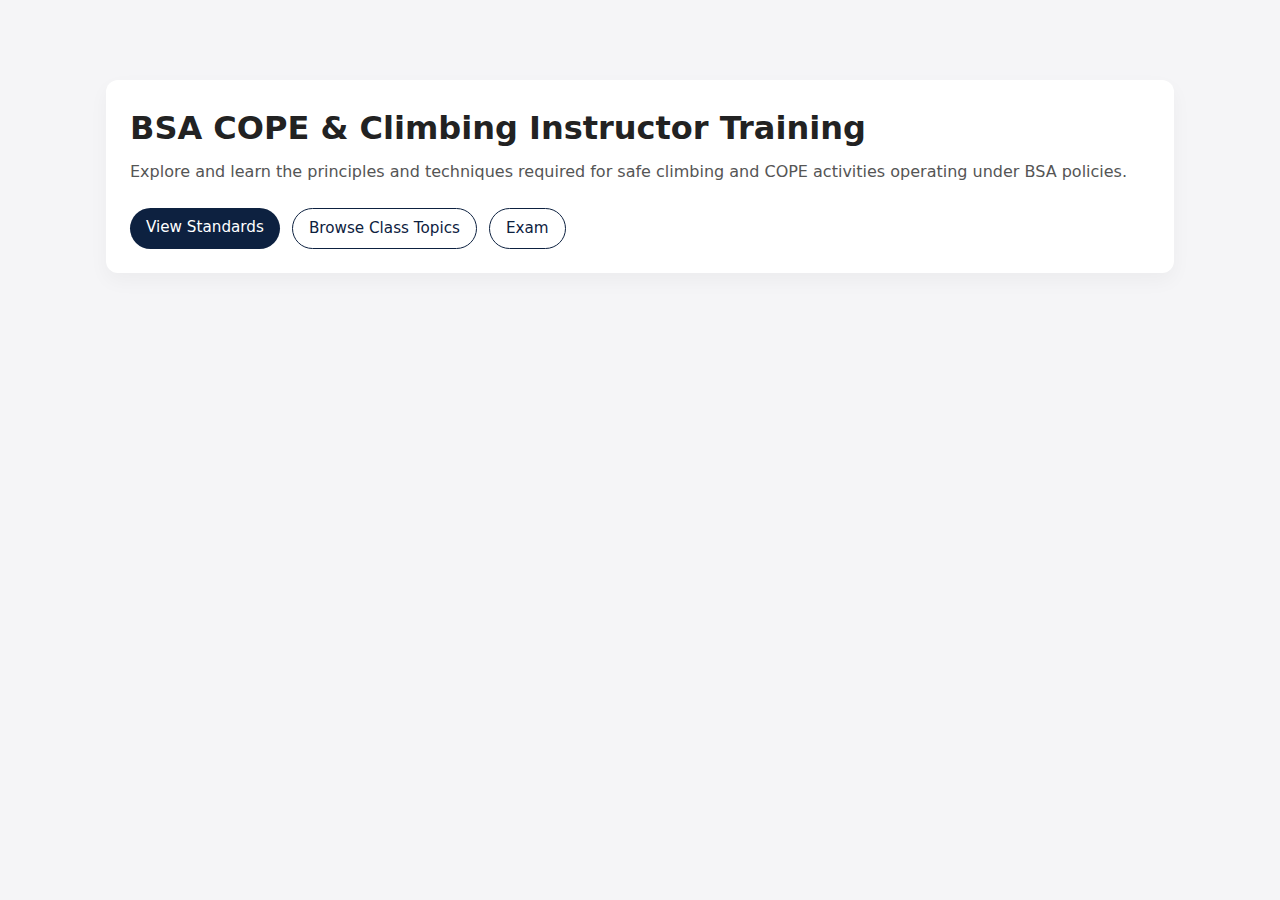
<file: index.html>
<!DOCTYPE html>
<html lang="en">
  <head>
    <meta charset="utf-8" />
    <title>COPE & Climbing Instructor Training</title>
    <link rel="stylesheet" href="styles.css" />
  </head>
  <body>
    <header id="main-nav"></header>

    <main class="container">
      <section class="hero">
        <h1 id="site-title">COPE & Climbing Instructor Training</h1>
        <p id="site-tagline" class="section-lead">
          Explore and learn the principles and techniques required for safe
          climbing and COPE activities operating under BSA policies.
        </p>

        <div class="hero-buttons">
          <a href="standards.html" class="btn">View Standards</a>
          <a href="classTopics.html" class="btn ghost">Browse Class Topics</a>
          <a href="exam.html" class="btn ghost">Exam</a>
        </div>
      </section>
    </main>

    <script src="navbar.js"></script>
    <script>
      fetch("data.json")
        .then(function (res) {
          return res.json();
        })
        .then(function (data) {
          if (data.site) {
            var t = document.getElementById("site-title");
            var tag = document.getElementById("site-tagline");
            if (t) t.textContent = data.site.title;
            if (tag) tag.textContent = data.site.tagline;
          }
        });
    </script>
  </body>
</html>
</file>
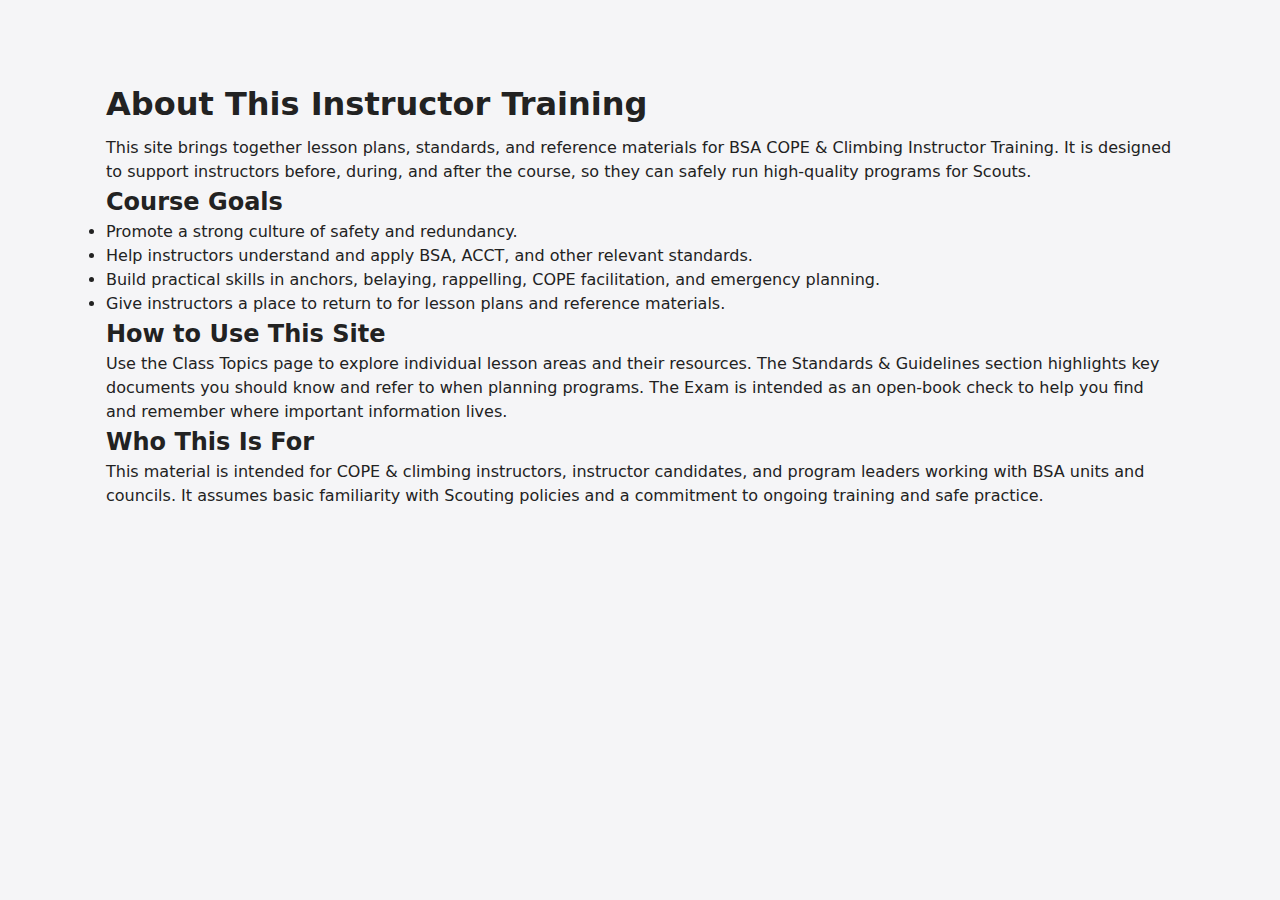
<file: about.html>
<!DOCTYPE html>
<html lang="en">
  <head>
    <meta charset="UTF-8" />
    <title>About – BSA COPE & Climbing Instructor Training</title>
    <meta name="viewport" content="width=device-width, initial-scale=1.0" />
    <link rel="stylesheet" href="styles.css" />
  </head>
  <body>
    <header id="main-nav"></header>

    <main class="container about-page">
      <section class="page-intro">
        <h1>About This Instructor Training</h1>
        <p>
          This site brings together lesson plans, standards, and reference
          materials for BSA COPE &amp; Climbing Instructor Training. It is
          designed to support instructors before, during, and after the course,
          so they can safely run high-quality programs for Scouts.
        </p>
      </section>

      <section class="about-section">
        <h2>Course Goals</h2>
        <ul>
          <li>Promote a strong culture of safety and redundancy.</li>
          <li>
            Help instructors understand and apply BSA, ACCT, and other relevant
            standards.
          </li>
          <li>
            Build practical skills in anchors, belaying, rappelling, COPE
            facilitation, and emergency planning.
          </li>
          <li>
            Give instructors a place to return to for lesson plans and reference
            materials.
          </li>
        </ul>
      </section>

      <section class="about-section">
        <h2>How to Use This Site</h2>
        <p>
          Use the Class Topics page to explore individual lesson areas and their
          resources. The Standards &amp; Guidelines section highlights key
          documents you should know and refer to when planning programs. The
          Exam is intended as an open-book check to help you find and remember
          where important information lives.
        </p>
      </section>

      <section class="about-section">
        <h2>Who This Is For</h2>
        <p>
          This material is intended for COPE &amp; climbing instructors,
          instructor candidates, and program leaders working with BSA units and
          councils. It assumes basic familiarity with Scouting policies and a
          commitment to ongoing training and safe practice.
        </p>
      </section>
    </main>
    <script src="navbar.js"></script>
  </body>
</html>
</file>
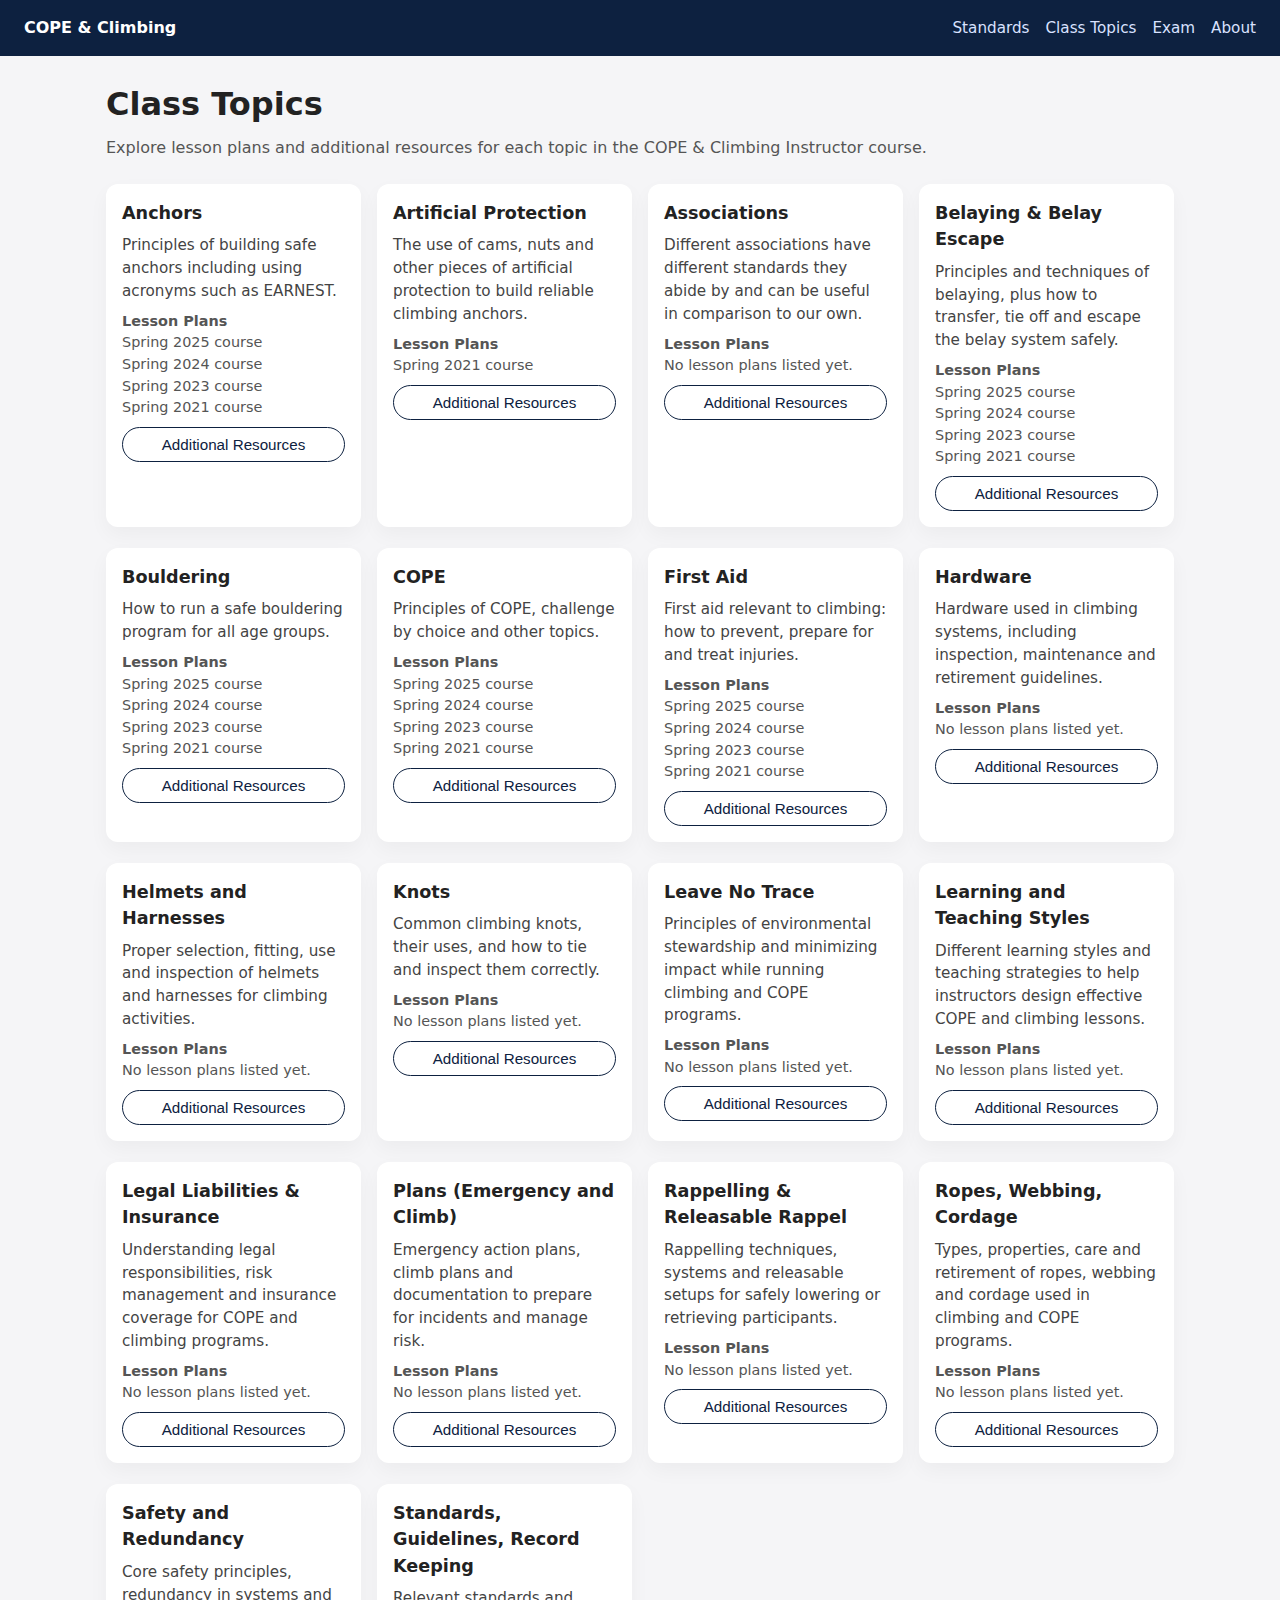
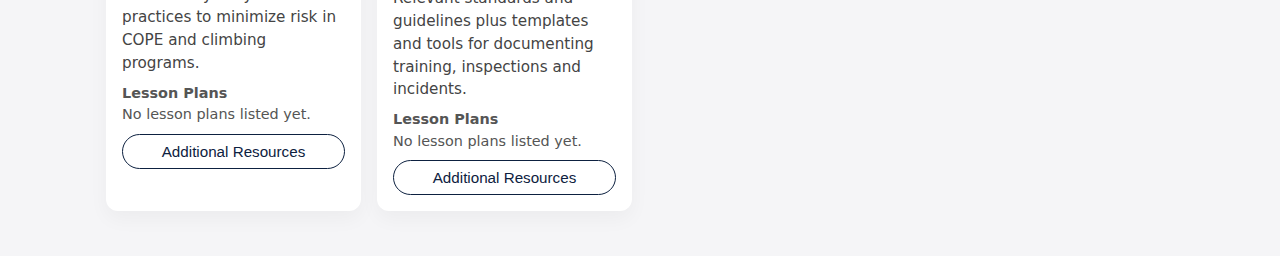
<file: classTopics.html>
<!DOCTYPE html>
<html lang="en">
  <head>
    <meta charset="utf-8" />
    <meta name="viewport" content="width=device-width, initial-scale=1.0" />
    <title>Class Topics – COPE & Climbing</title>
    <link rel="stylesheet" href="styles.css" />
  </head>
  <body>
    <header id="main-nav"></header>

    <main class="container">
      <h1>Class Topics</h1>
      <p class="section-lead">
        Explore lesson plans and additional resources for each topic in the COPE
        & Climbing Instructor course.
      </p>

      <div id="topics-grid" class="topics-grid"></div>
    </main>

    <script src="src/components/navbar.js"></script>
    <script src="src/components/classTopics.js"></script>
  </body>
</html>
</file>
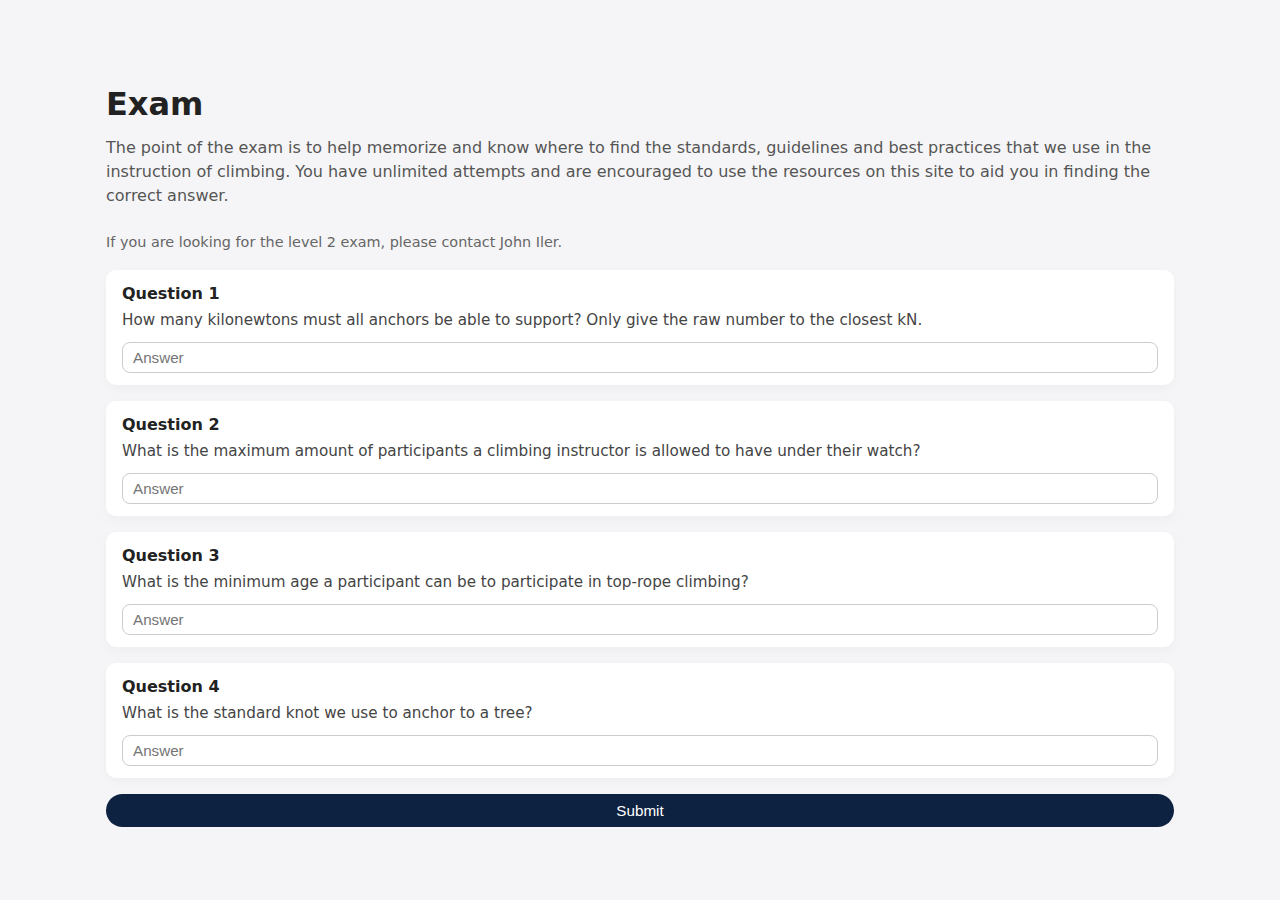
<file: exam.html>
<!DOCTYPE html>
<html lang="en">
  <head>
    <meta charset="utf-8" />
    <title>Exam – COPE & Climbing</title>
    <link rel="stylesheet" href="styles.css" />
  </head>
  <body>
    <header id="main-nav"></header>

    <main class="container">
      <h1 id="exam-title">Exam</h1>
      <p id="exam-intro" class="section-lead"></p>
      <p id="exam-note" class="exam-note"></p>

      <form id="exam-form" class="exam-form">
        <button type="submit" class="btn">Submit</button>
      </form>
    </main>

    <script src="navbar.js"></script>
    <script>
      fetch("data.json")
        .then(function (res) {
          return res.json();
        })
        .then(function (data) {
          var exam = data.exam || {};
          var titleEl = document.getElementById("exam-title");
          var introEl = document.getElementById("exam-intro");
          var noteEl = document.getElementById("exam-note");
          var formEl = document.getElementById("exam-form");

          if (exam.title) titleEl.textContent = exam.title;
          if (exam.intro) introEl.textContent = exam.intro;
          if (exam.note) noteEl.textContent = exam.note;

          var questions = exam.questions || [];
          var submitBtn = formEl.querySelector('button[type="submit"]');

          questions.forEach(function (q) {
            var wrapper = document.createElement("div");
            wrapper.className = "exam-question";

            wrapper.innerHTML =
              "<label>" +
              '<span class="exam-label">' +
              (q.label || "") +
              "</span>" +
              '<span class="exam-prompt">' +
              (q.prompt || "") +
              "</span>" +
              "</label>" +
              '<input type="text" name="q' +
              q.id +
              '" placeholder="' +
              (q.inputPlaceholder || "") +
              '">';

            formEl.insertBefore(wrapper, submitBtn);
          });

          formEl.addEventListener("submit", function (evt) {
            evt.preventDefault();
            alert(
              "Your answers have been recorded. Use the site resources to check your understanding."
            );
          });
        });
    </script>
  </body>
</html>
</file>
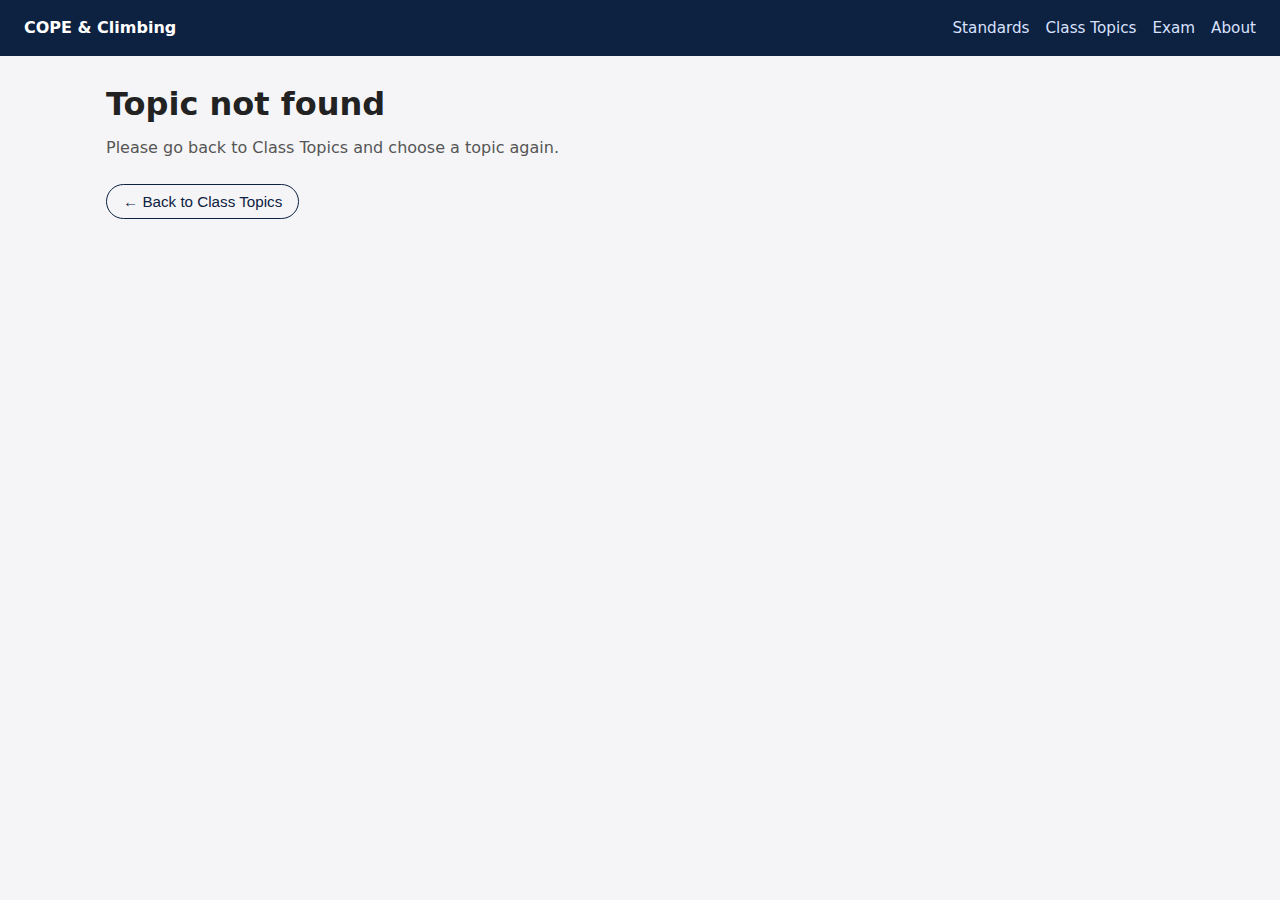
<file: resources.html>
<!DOCTYPE html>
<html lang="en">
  <head>
    <meta charset="utf-8" />
    <meta name="viewport" content="width=device-width, initial-scale=1.0" />
    <title>Additional Resources – BSA COPE & Climbing</title>
    <link rel="stylesheet" href="styles.css" />
  </head>
  <body>
    <header id="main-nav"></header>

    <main class="container">
      <h1 id="topic-title">Additional Resources</h1>
      <p class="section-lead" id="topic-desc"></p>

      <div id="resources-list"></div>

      <button
        class="btn ghost"
        onclick="window.location.href='classTopics.html'"
      >
        ← Back to Class Topics
      </button>
    </main>

    <script src="src/components/navbar.js"></script>
    <script src="src/components/resources.js"></script>
  </body>
</html>
</file>
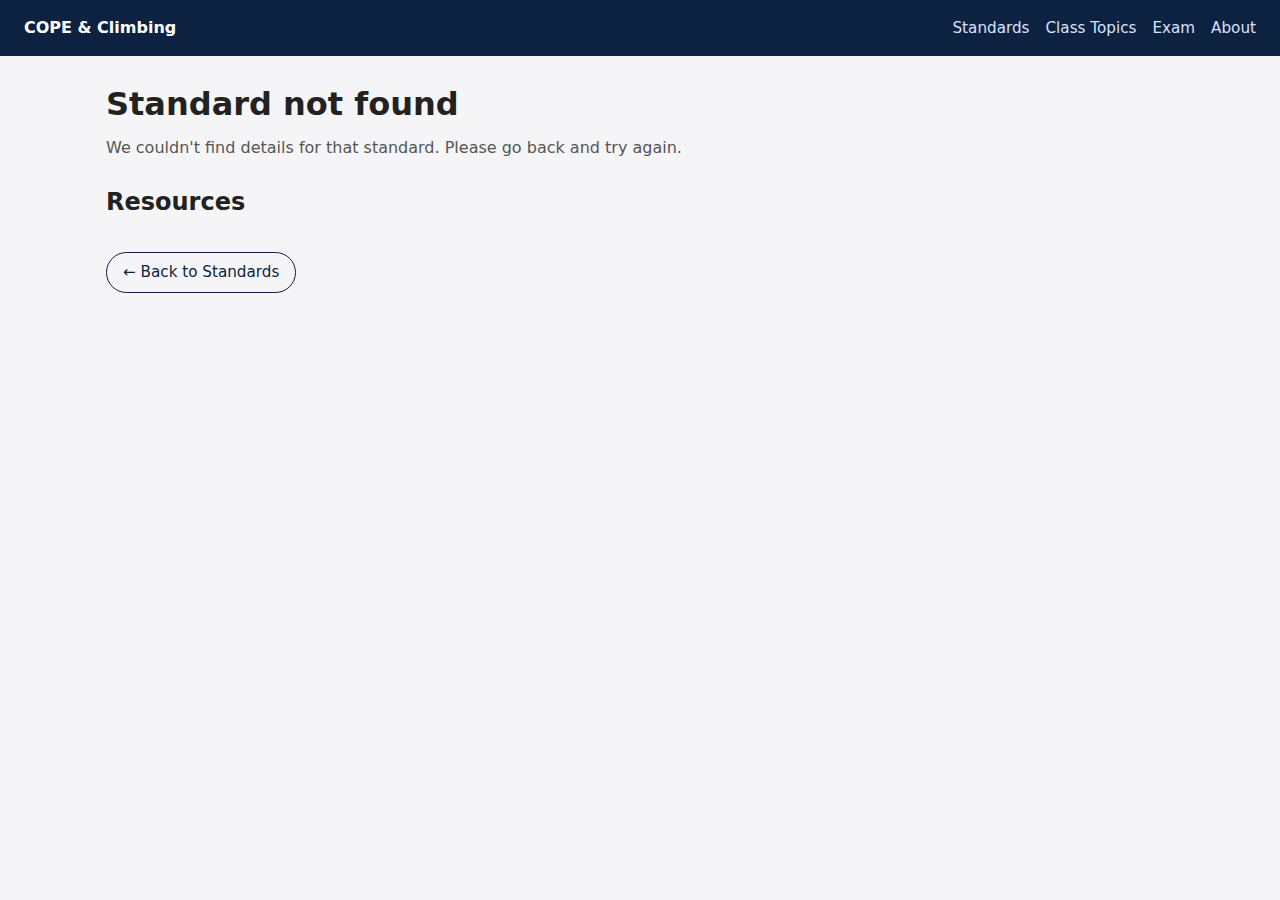
<file: standardDetail.html>
<!DOCTYPE html>
<html lang="en">
  <head>
    <meta charset="utf-8" />
    <meta name="viewport" content="width=device-width, initial-scale=1.0" />
    <title>Standard Details – BSA COPE & Climbing</title>
    <link rel="stylesheet" href="styles.css" />
  </head>
  <body>
    <header id="main-nav"></header>

    <main class="container">
      <h1 id="standard-title">Standard</h1>
      <p id="standard-description" class="section-lead"></p>

      <section>
        <h2>Resources</h2>
        <div id="standard-resources"></div>
      </section>

      <div style="margin-top: 2rem">
        <a href="standards.html" class="btn ghost">
          &larr; Back to Standards
        </a>
      </div>
    </main>

    <script src="src/components/navbar.js"></script>
    <script src="src/components/standardDetail.js"></script>
  </body>
</html>
</file>
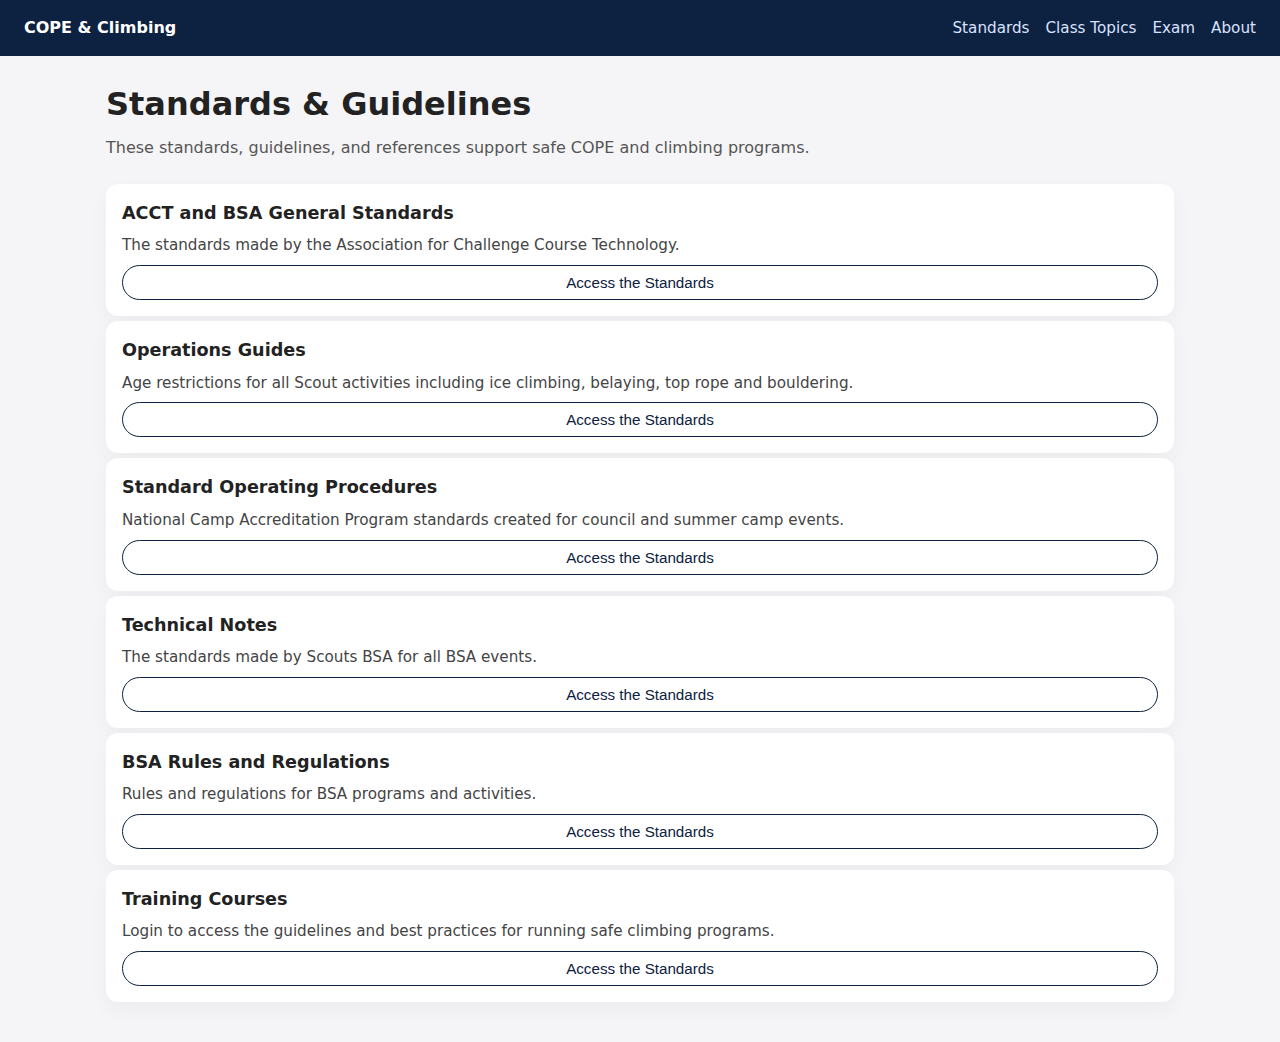
<file: standards.html>
<!DOCTYPE html>
<html lang="en">
  <head>
    <meta charset="utf-8" />
    <meta name="viewport" content="width=device-width, initial-scale=1.0" />
    <title>Standards & Guidelines – BSA COPE & Climbing</title>
    <link rel="stylesheet" href="styles.css" />
  </head>
  <body>
    <header id="main-nav"></header>

    <main class="container">
      <h1>Standards & Guidelines</h1>
      <p class="section-lead">
        These standards, guidelines, and references support safe COPE and
        climbing programs.
      </p>

      <div id="standards-grid" class="card-grid"></div>
    </main>

    <script src="src/components/navbar.js"></script>
    <script src="src/components/standards.js"></script>
  </body>
</html>
</file>
<file: styles.css>
* {
  box-sizing: border-box;
  margin: 0;
  padding: 0;
}

body {
  font-family: system-ui, -apple-system, BlinkMacSystemFont, "Segoe UI",
    sans-serif;
  background: #f5f5f7;
  color: #222;
  line-height: 1.5;
}

a {
  color: inherit;
  text-decoration: none;
}

a:hover {
  text-decoration: underline;
}

.container {
  max-width: 1100px;
  margin: 80px auto 40px auto;
  padding: 0 16px;
}

h1 {
  font-size: 2rem;
  margin-bottom: 0.5rem;
}

.section-lead {
  margin-bottom: 1.5rem;
  color: #555;
}

.navbar {
  position: fixed;
  top: 0;
  left: 0;
  right: 0;
  height: 56px;
  background: #0d2140;
  color: #fff;
  display: flex;
  align-items: center;
  justify-content: space-between;
  padding: 0 24px;
  z-index: 1000;
}

.nav-brand a {
  font-weight: 600;
  font-size: 1rem;
  color: #fff;
}

.nav-links {
  list-style: none;
  display: flex;
  gap: 16px;
}

.nav-links a {
  color: #d9e2ff;
  font-size: 0.95rem;
}

.nav-links a:hover {
  color: #ffffff;
}

.hero {
  margin-top: 24px;
  padding: 24px;
  background: #ffffff;
  border-radius: 12px;
  box-shadow: 0 8px 20px rgba(0, 0, 0, 0.04);
}

.hero-buttons {
  margin-top: 16px;
  display: flex;
  flex-wrap: wrap;
  gap: 12px;
}

.btn {
  display: inline-block;
  padding: 8px 16px;
  border-radius: 999px;
  border: none;
  background: #0d2140;
  color: #ffffff;
  font-size: 0.95rem;
  cursor: pointer;
}

.btn:hover {
  background: #12315e;
  text-decoration: none;
}

.btn.ghost {
  background: transparent;
  color: #0d2140;
  border: 1px solid #0d2140;
}

.btn.ghost:hover {
  background: #0d2140;
  color: #ffffff;
}

.card {
  background: #ffffff;
  padding: 16px;
  border-radius: 12px;
  box-shadow: 0 8px 20px rgba(0, 0, 0, 0.04);
  display: flex;
  flex-direction: column;
  gap: 8px;
  margin: 0px 0px 5px 0px;
}

.card h3 {
  font-size: 1.1rem;
}

.card p {
  font-size: 0.95rem;
  color: #444;
}

.card-meta {
  font-size: 0.9rem;
  color: #555;
}

.topics-grid {
  margin-top: 16px;
  display: grid;
  grid-template-columns: repeat(4, minmax(0, 1fr));
  gap: 16px;
}

.standards-grid {
  margin-top: 16px;
  display: grid;
  grid-template-columns: repeat(3, minmax(0, 1fr));
  gap: 16px;
}

.exam-form {
  margin-top: 16px;
  display: flex;
  flex-direction: column;
  gap: 16px;
}

.exam-question {
  background: #ffffff;
  padding: 12px 16px;
  border-radius: 10px;
  box-shadow: 0 4px 12px rgba(0, 0, 0, 0.03);
  display: flex;
  flex-direction: column;
  gap: 6px;
}

.exam-label {
  font-weight: 600;
  display: block;
  margin-bottom: 2px;
}

.exam-prompt {
  font-size: 0.95rem;
  color: #444;
}

.exam-question input[type="text"] {
  margin-top: 4px;
  padding: 6px 10px;
  border-radius: 8px;
  border: 1px solid #ccc;
  font-size: 0.95rem;
}

.exam-note {
  font-size: 0.9rem;
  color: #666;
  margin-bottom: 0.75rem;
}

#resources-list ul {
  list-style: disc;
  margin-left: 1.2rem;
  margin-bottom: 1rem;
}

#resources-list li {
  margin-bottom: 0.25rem;
}

#resources-list a {
  word-break: break-all;
  color: #0d2140;
}

#chat {
  display: flex;
  flex-direction: column;

  df-messenger {
    border-radius: 8px;
  }
}

@media (max-width: 900px) {
  .topics-grid {
    grid-template-columns: repeat(2, minmax(0, 1fr));
  }

  .standards-grid {
    grid-template-columns: repeat(2, minmax(0, 1fr));
  }
}

@media (max-width: 600px) {
  .topics-grid,
  .standards-grid {
    grid-template-columns: 1fr;
  }

  .navbar {
    padding: 0 12px;
  }

  .hero {
    padding: 16px;
  }
}

:root {
  --df-messenger-primary-color: #0b57d0;
  --df-messenger-border-color: #c4c7c5;
  --df-messenger-element-font-color: #444746;
  --df-messenger-chat-border: 1px solid var(--df-messenger-border-color);
  --df-messenger-chat-border-radius: 8px;
  --df-messenger-chat-background: #f3f6fc;
  --df-messenger-chat-padding: 24px 24px 8px 24px;
  --df-messenger-chat-scroll-button-enabled-display: flex;
  --df-messenger-chat-scroll-button-align: flex-end;
  --df-messenger-chat-scroll-button-container-padding: 8px 16px;
  --df-messenger-chat-scroll-button-background: #a8c7fa;
  --df-messenger-chat-scroll-button-font-color: #041e49;
  --df-messenger-chat-scroll-button-text-display: none;
  --df-messenger-chat-scroll-button-padding: 8px;
  --df-messenger-chat-function-call-button-background: #a8c7fa;
  --df-messenger-chat-function-call-button-font-color: #041e49;
  --df-messenger-chat-window-width: 320px;
  --df-messenger-chat-window-height: 560px;
  --df-messenger-chat-padding-minimized: 8px;
  --df-messenger-chat-bubble-background: #f3f6fc;
  --df-messenger-chat-bubble-icon-color: #444746;
  --df-messenger-focus-color-contrast: var(
    --df-messenger-focus-color,
    var(--df-messenger-default-focus-color)
  );
  --df-messenger-titlebar-background: #fff;
  --df-messenger-titlebar-font-color: #000;
  --df-messenger-titlebar-border-bottom: 1px solid
    var(--df-messenger-border-color);
  --df-messenger-titlebar-icon-font-color: var(
    --df-messenger-icon-font-color,
    var(--df-messenger-default-icon-font-color)
  );
  --df-messenger-titlebar-subtitle-font-color: var(
    --df-messenger-secondary-font-color,
    var(--df-messenger-default-secondary-font-color)
  );
  --df-messenger-titlebar-padding: 5px 10px;
  --df-messenger-titlebar-title-font-size: 16px;
  --df-messenger-titlebar-title-line-height: 16px;
  --df-messenger-titlebar-subtitle-font-size: 12px;
  --df-messenger-titlebar-subtitle-line-height: 16px;
  --df-messenger-titlebar-button-background-hover: rgba(68, 71, 70, 0.08);
  --df-messenger-titlebar-button-color-inactive: var(
    --df-messenger-icon-font-color,
    var(--df-messenger-default-icon-font-color)
  );
  --df-messenger-titlebar-button-background-active: #f1f4f8;
  --df-messenger-titlebar-button-color-active: var(
    --df-messenger-primary-color,
    var(--df-messenger-default-primary-color)
  );
  --df-messenger-message-padding: 16px;
  --df-messenger-message-bot-background: #fff;
  --df-messenger-message-user-background: #0d2140;
  --df-messenger-message-user-font-color: #fff;
  --df-messenger-message-border-radius: 16px;
  --df-messenger-message-bot-border-top-left-radius: 16px;
  --df-messenger-message-bot-stack-border-top-left-radius: 0;
  --df-messenger-message-bot-stack-border-bottom-left-radius: 16px;
  --df-messenger-message-user-border-top-right-radius: 16px;
  --df-messenger-message-user-stack-border-top-right-radius: 0;
  --df-messenger-message-user-stack-border-bottom-right-radius: 0;
  --df-messenger-message-stack-spacing: 4px;
  --df-messenger-message-inline-citation-background: var(
    --df-messenger-message-user-background
  );
  --df-messenger-message-inline-citation-font-color: #1f1f1f;
  --df-messenger-input-long-text-warning-display: block;
  --df-messenger-input-box-background: #fff;
  --df-messenger-input-padding: 16px 8px 24px 24px;
  --df-messenger-input-background: #f3f6fc;
  --df-messenger-input-border-top: none;
  --df-messenger-input-box-border: 1px solid var(--df-messenger-border-color);
  --df-messenger-input-box-border-radius: 999px;
  --df-messenger-input-box-padding: 16px 32px;
  --df-messenger-input-box-focus-border: 2px solid
    var(--df-messenger-primary-color);
  --df-messenger-input-box-focus-padding: 15px 31px;
  --df-messenger-send-icon-offset-y: 2px;
  --df-messenger-link-decoration: none;
  --df-messenger-link-font-color: var(--df-messenger-primary-color);
  --df-messenger-link-visited-font-color: var(--df-messenger-primary-color);
  --df-messenger-link-hover-font-color: var(--df-messenger-primary-color);
  --df-messenger-link-background-color: #fff;
  --df-messenger-link-padding: 2px 6px;
  --df-messenger-link-border: 1px solid var(--df-messenger-primary-color);
  --df-messenger-link-border-radius: 4px;
  --df-messenger-table-border-color: #e6e6e6;
  --df-messenger-table-padding: 12px 16px;
  --df-messenger-table-font-size: 14px;
  --df-messenger-table-border-radius: 16px;
  --df-messenger-table-header-background: #f2f2f2;
  --df-messenger-table-header-padding: 12px 16px;
  --df-messenger-table-header-font-size: 14px;
  --df-messenger-table-header-font-weight: 500;
  --df-messenger-table-header-border-top: 1px solid
    var(--df-messenger-table-border-color);
  --df-messenger-table-header-border-bottom: 1px solid
    var(--df-messenger-table-border-color);
  --df-messenger-table-header-border-left-first: 1px solid
    var(--df-messenger-table-border-color);
  --df-messenger-table-header-border-right-last: 1px solid
    var(--df-messenger-table-border-color);
  --df-messenger-table-border-bottom: 1px solid
    var(--df-messenger-table-border-color);
  --df-messenger-table-border-left-first: 1px solid
    var(--df-messenger-table-border-color);
  --df-messenger-table-border-right-last: 1px solid
    var(--df-messenger-table-border-color);
  --df-messenger-card-box-shadow: none;
  --df-messenger-card-border: none;
  --df-messenger-card-border-radius: 16px;
  --df-messenger-card-border-top-left-radius: 16px;
  --df-messenger-card-stack-border-bottom-left-radius: 16px;
  --df-messenger-card-stack-border-top-left-radius: 16px;
  --df-messenger-chips-box-shadow: none;
  --df-messenger-chips-font-color: var(--df-messenger-element-font-color);
  --df-messenger-chips-icon-font-color: var(--df-messenger-element-font-color);
  --df-messenger-chips-border-radius: 8px;
  --df-messenger-files-box-shadow: none;
  --df-messenger-citations-font-color: var(--df-messenger-element-font-color);
  --df-messenger-citations-border-color: var(--df-messenger-border-color);
  --df-messenger-citations-border-radius: 999px;
  --df-messenger-citations-padding: 4px 16px;
  --df-messenger-citations-icon-offset: -8px;
  --df-messenger-citations-icon-font-size: 24px;
  --df-messenger-citations-message-display: none;
  --df-messenger-button-border: 1px solid var(--df-messenger-border-color);
  --df-messenger-button-padding: 8px;
  --df-messenger-image-border-radius: 16px;
  --df-messenger-video-border-radius: 16px;
  --df-messenger-video-border: 1px solid var(--df-messenger-border-color);
  --df-messenger-list-padding: 16px;
  --df-messenger-message-rich-feedback-spacing: 16px;
  --df-messenger-message-rich-feedback-padding: 16px;
  --df-messenger-message-rich-feedback-background: #fff;
  --df-messenger-message-rich-feedback-border-radius: 16px;
  --df-messenger-message-rich-feedback-chips-spacing: 8px;
  --df-messenger-message-rich-feedback-chips-background: #fff;
  --df-messenger-message-rich-feedback-chips-background-active: rgba(
    68,
    71,
    70,
    0.12
  );
  --df-messenger-message-rich-feedback-chips-font-color: var(
    --df-messenger-element-font-color
  );
  --df-messenger-message-rich-feedback-chips-font-color-active: var(
    --df-messenger-element-font-color
  );
  --df-messenger-message-rich-feedback-submit-align: flex-start;
  --df-messenger-message-rich-feedback-submit-font-color: var(
    --df-messenger-element-font-color
  );
  --df-messenger-message-feedback-icon-border: var(
    --df-messenger-default-border
  );
  --df-messenger-message-feedback-icon-border-radius: 8px;
  --df-messenger-message-feedback-icon-background: #fff;
  --df-messenger-message-feedback-icon-padding: 8px;
  --df-messenger-message-feedback-icon-font-color-active: var(
    --df-messenger-primary-color
  );
  --df-messenger-message-feedback-icon-background-hover: rgba(68, 71, 70, 0.08);
}
</file>
